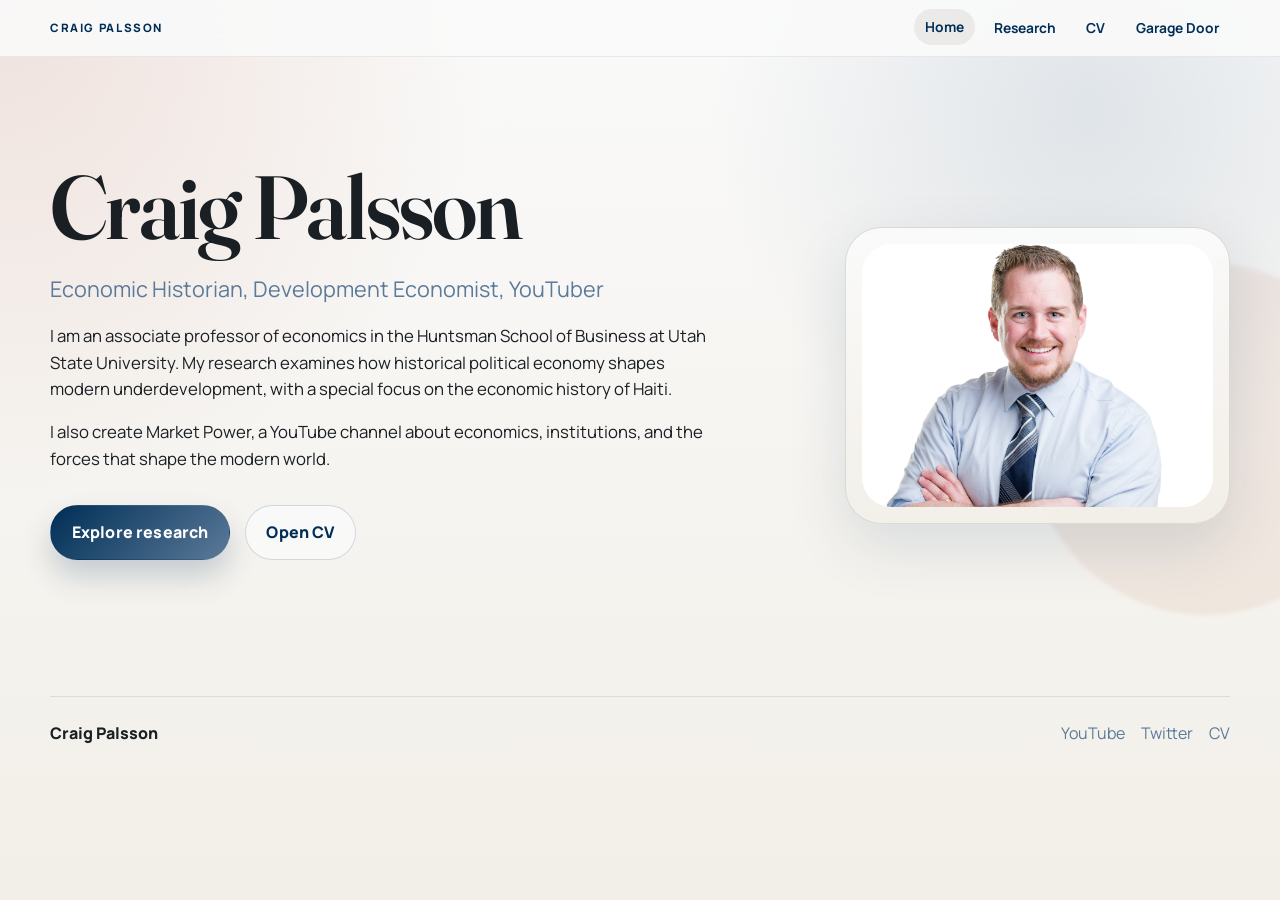
<file: index.html>
<!DOCTYPE html>
<html lang="en" data-page="home">
  <head>
    <meta charset="utf-8">
    <meta name="viewport" content="width=device-width, initial-scale=1">
    <title>Craig Palsson | Economic Historian and Development Economist</title>
    <meta
      name="description"
      content="Craig Palsson is an economic historian and development economist at Utah State University whose research focuses on Haiti, state capacity, property rights, and political economy."
    >
    <meta property="og:title" content="Craig Palsson">
    <meta
      property="og:description"
      content="Economic historian, development economist, and creator of Market Power."
    >
    <meta property="og:type" content="website">
    <meta property="og:url" content="https://www.craigpalsson.com/">
    <meta property="og:image" content="https://www.craigpalsson.com/assets/award-2023-headshot-med.jpg">
    <meta name="twitter:card" content="summary_large_image">
    <meta name="twitter:site" content="@marketpoweryt">
    <meta name="twitter:title" content="Craig Palsson">
    <meta
      name="twitter:description"
      content="Economic historian, development economist, and creator of Market Power."
    >
    <link rel="preconnect" href="https://fonts.googleapis.com">
    <link rel="preconnect" href="https://fonts.gstatic.com" crossorigin>
    <link
      href="https://fonts.googleapis.com/css2?family=Fraunces:opsz,wght@9..144,500;9..144,600;9..144,700&family=Manrope:wght@400;500;600;700;800&display=swap"
      rel="stylesheet"
    >
    <link rel="stylesheet" href="styles.css">
    <script src="site.js" defer></script>
  </head>
  <body>
    <div class="page-shell">
      <header class="site-header">
        <div class="container header-inner">
          <a class="site-mark" href="./" aria-label="Craig Palsson home">
            <span class="site-mark__eyebrow">Craig Palsson</span>
            <span class="site-mark__title">Economic History and Development</span>
          </a>
          <button class="nav-toggle" type="button" aria-expanded="false" aria-controls="site-nav">
            <span class="nav-toggle__line"></span>
            <span class="nav-toggle__line"></span>
            <span class="nav-toggle__line"></span>
            <span class="sr-only">Toggle navigation</span>
          </button>
          <nav class="site-nav" id="site-nav" aria-label="Primary">
            <a href="./" data-nav="home">Home</a>
            <a href="research/" data-nav="research">Research</a>
            <a href="assets/Craig_Palsson_CV.pdf">CV</a>
            <a href="garage-door/" data-nav="garage-door">Garage Door</a>
          </nav>
        </div>
      </header>

      <main>
        <section class="hero">
          <div class="container hero-grid">
            <div class="hero-copy">
              <h1>Craig Palsson</h1>
              <p class="hero-tagline">Economic Historian, Development Economist, YouTuber</p>
              <p class="hero-intro">
                I am an associate professor of economics in the Huntsman School of Business at Utah State
                University. My research examines how historical political economy shapes modern
                underdevelopment, with a special focus on the economic history of Haiti.
              </p>
              <p class="hero-intro">
                I also create <a href="https://www.youtube.com/MarketPowerYT">Market Power</a>, a YouTube
                channel about economics, institutions, and the forces that shape the modern world.
              </p>
              <div class="hero-actions">
                <a class="button button--primary" href="research/">Explore research</a>
                <a class="button button--ghost" href="assets/Craig_Palsson_CV.pdf">Open CV</a>
              </div>
            </div>
            <div class="hero-visual">
              <div class="portrait-frame">
                <img
                  src="assets/award-2023-headshot-med.jpg"
                  alt="Craig Palsson portrait"
                  width="4811"
                  height="3608"
                >
              </div>
            </div>
          </div>
        </section>
      </main>

      <footer class="site-footer">
        <div class="container footer-inner">
          <p>Craig Palsson</p>
          <div class="footer-links">
            <a href="https://www.youtube.com/MarketPowerYT">YouTube</a>
            <a href="https://www.twitter.com/MarketPowerYT">Twitter</a>
            <a href="assets/Craig_Palsson_CV.pdf">CV</a>
          </div>
        </div>
      </footer>
    </div>
  </body>
</html>
</file>
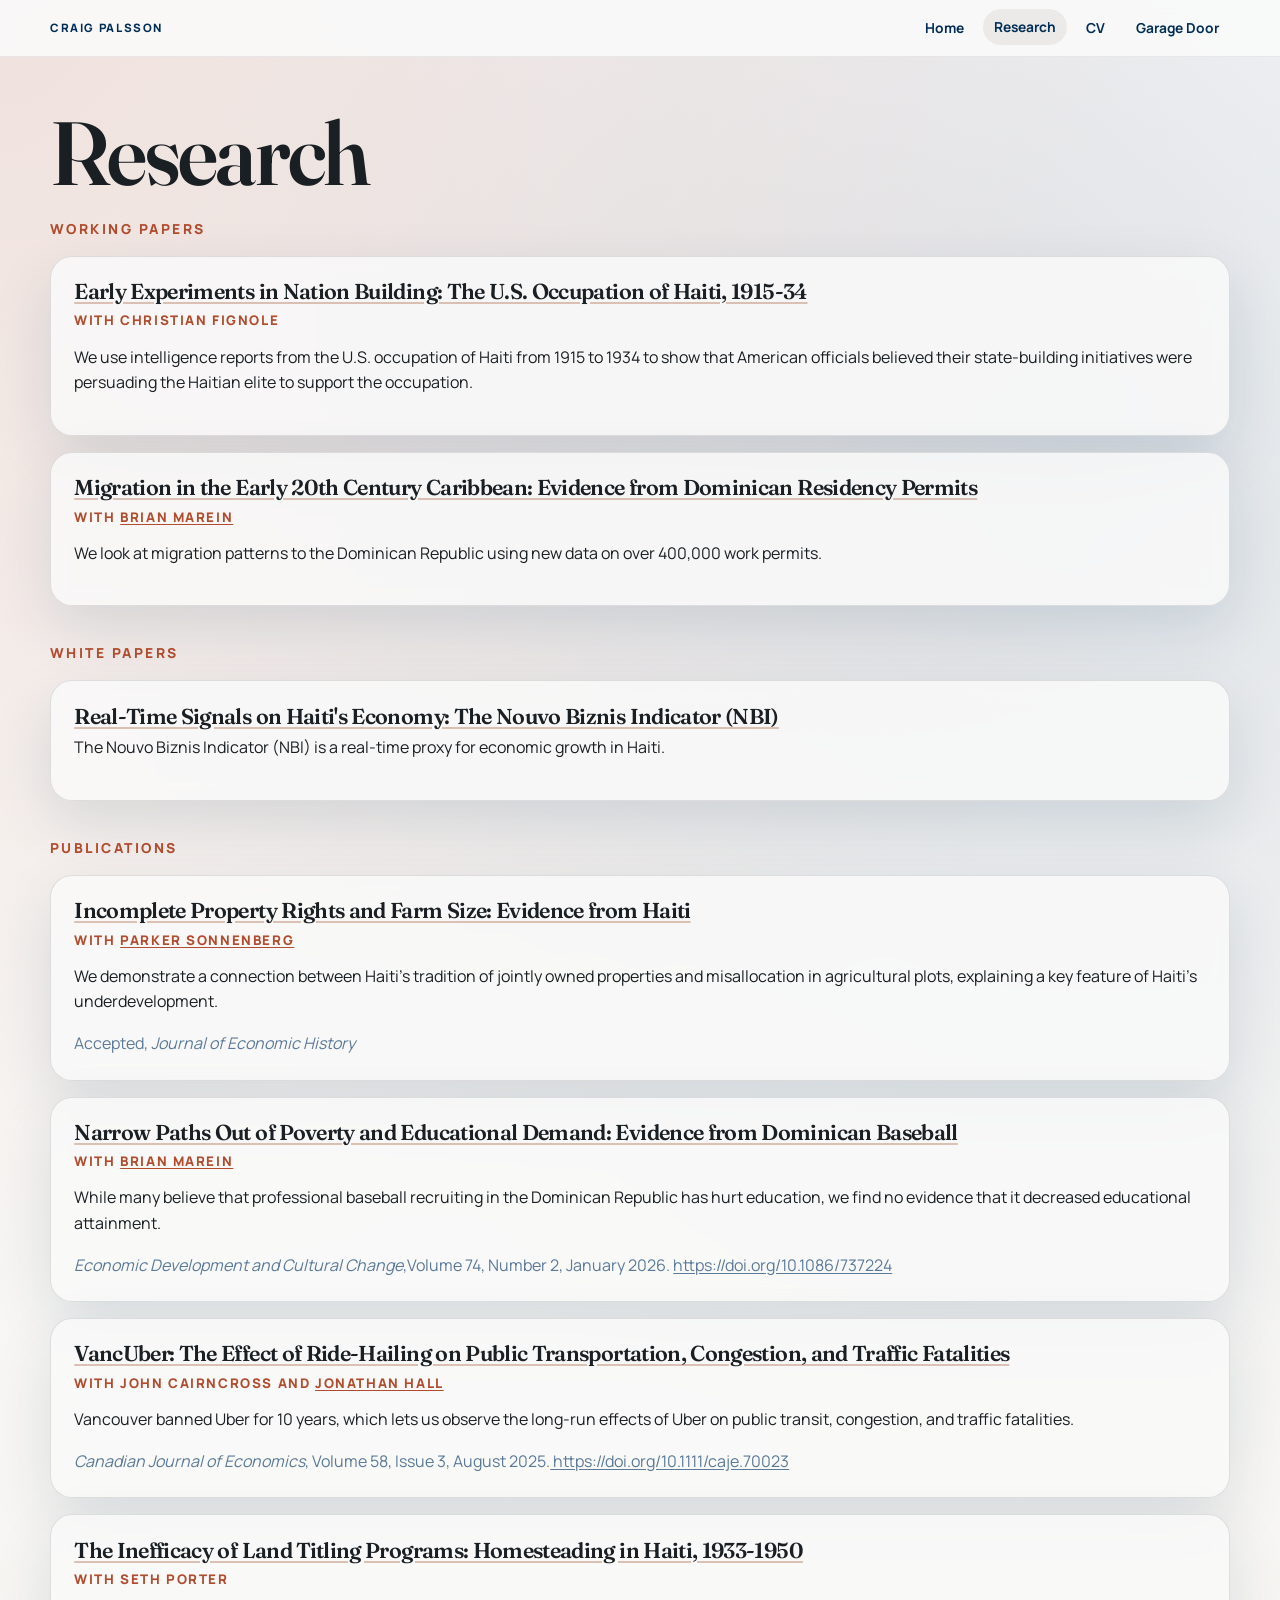
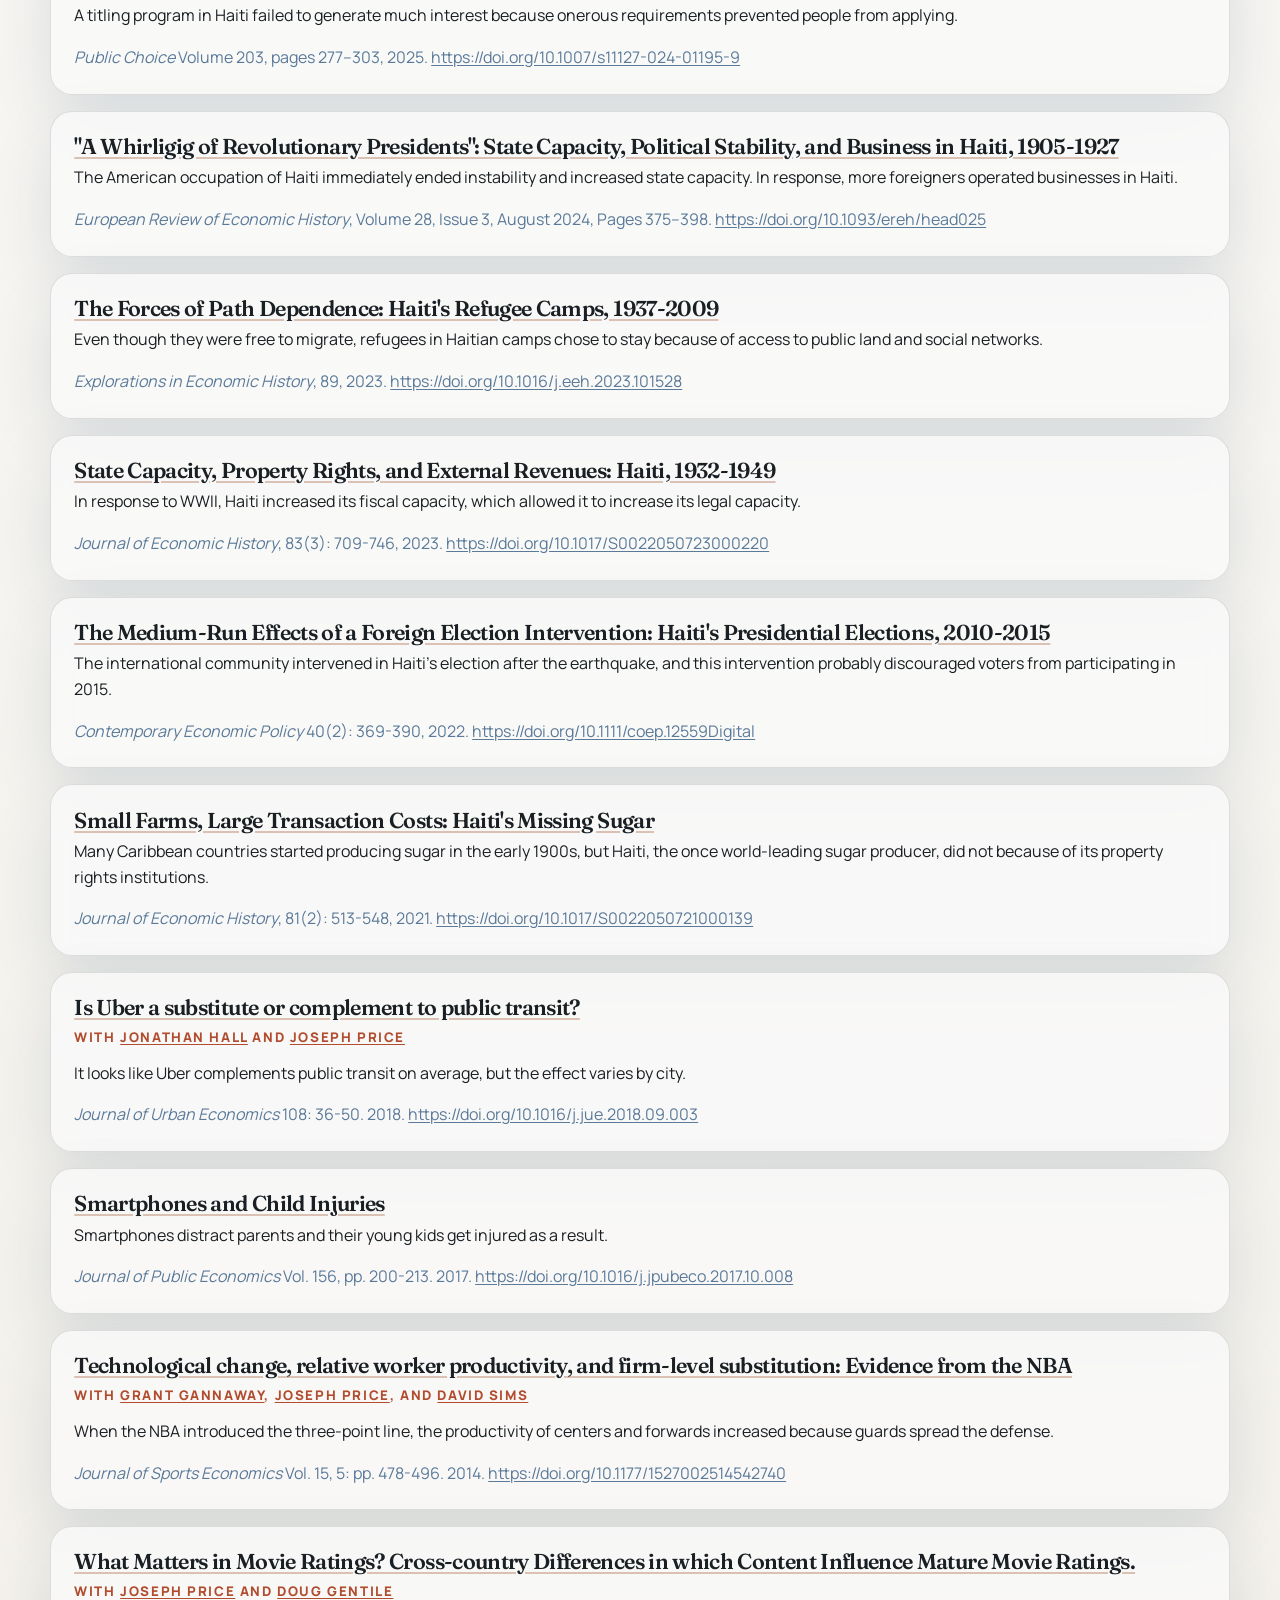
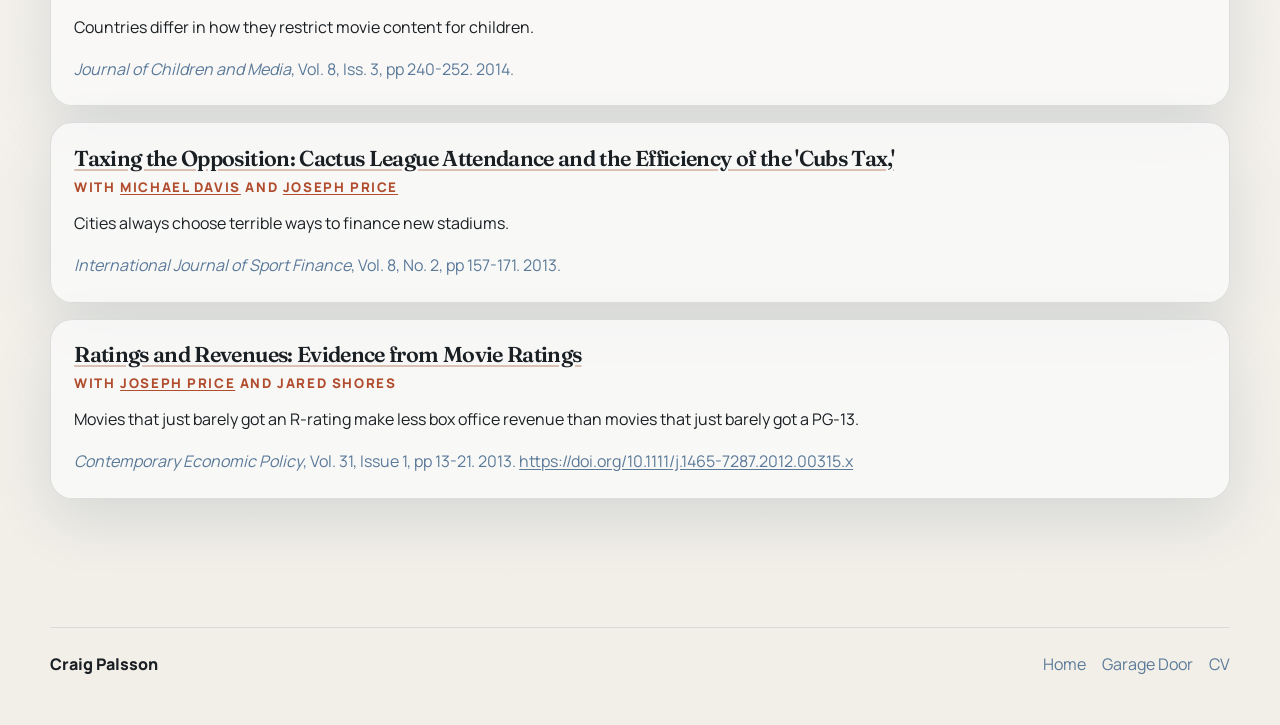
<file: research/index.html>
<!DOCTYPE html>
<html lang="en" data-page="research">
  <head>
    <meta charset="utf-8">
    <meta name="viewport" content="width=device-width, initial-scale=1">
    <title>Research | Craig Palsson</title>
    <meta
      name="description"
      content="Research by Craig Palsson on Haiti, institutions, state capacity, migration, property rights, smartphones, and transportation."
    >
    <meta property="og:title" content="Craig Palsson's Research">
    <meta
      property="og:description"
      content="Working papers, white papers, and selected publications spanning Haiti, institutions, smartphones, and transportation."
    >
    <meta property="og:type" content="website">
    <meta property="og:url" content="https://www.craigpalsson.com/research/">
    <meta property="og:image" content="https://www.craigpalsson.com/assets/award-2023-headshot-med.jpg">
    <meta name="twitter:card" content="summary_large_image">
    <meta name="twitter:site" content="@marketpoweryt">
    <meta name="twitter:title" content="Craig Palsson's Research">
    <meta
      name="twitter:description"
      content="Working papers, white papers, and publications by Craig Palsson."
    >
    <link rel="preconnect" href="https://fonts.googleapis.com">
    <link rel="preconnect" href="https://fonts.gstatic.com" crossorigin>
    <link
      href="https://fonts.googleapis.com/css2?family=Fraunces:opsz,wght@9..144,500;9..144,600;9..144,700&family=Manrope:wght@400;500;600;700;800&display=swap"
      rel="stylesheet"
    >
    <link rel="stylesheet" href="../styles.css">
    <script src="../site.js" defer></script>
  </head>
  <body>
    <div class="page-shell">
      <header class="site-header">
        <div class="container header-inner">
          <a class="site-mark" href="../" aria-label="Craig Palsson home">
            <span class="site-mark__eyebrow">Craig Palsson</span>
            <span class="site-mark__title">Economic History and Development</span>
          </a>
          <button class="nav-toggle" type="button" aria-expanded="false" aria-controls="site-nav">
            <span class="nav-toggle__line"></span>
            <span class="nav-toggle__line"></span>
            <span class="nav-toggle__line"></span>
            <span class="sr-only">Toggle navigation</span>
          </button>
          <nav class="site-nav" id="site-nav" aria-label="Primary">
            <a href="../" data-nav="home">Home</a>
            <a href="./" data-nav="research">Research</a>
            <a href="../assets/Craig_Palsson_CV.pdf">CV</a>
            <a href="../garage-door/" data-nav="garage-door">Garage Door</a>
          </nav>
        </div>
      </header>

      <main>
        <section class="section section--research-top">
          <div class="container">
            <div class="section-heading section-heading--compact">
              <h1>Research</h1>
            </div>

            <div class="section-heading section-heading--compact">
              <p class="eyebrow">Working Papers</p>
            </div>
            <div class="research-list">
              <article class="research-item">
                <h3><a href="../Palsson Fignole Occupation Support 2026 11.pdf">Early Experiments in Nation Building: The U.S. Occupation of Haiti, 1915-34</a></h3>
                <p class="research-item__meta">with Christian Fignole</p>
                <p>
                  We use intelligence reports from the U.S. occupation of Haiti from 1915 to 1934 to show that
                  American officials believed their state-building initiatives were persuading the Haitian elite
                  to support the occupation.
                </p>
              </article>
              <article class="research-item">
                <h3><a href="../marein-palsson-dominican-residency-permits.pdf">Migration in the Early 20th Century Caribbean: Evidence from Dominican Residency Permits</a></h3>
                <p class="research-item__meta">with <a href="https://sites.google.com/site/bcmarein">Brian Marein</a></p>
                <p>
                  We look at migration patterns to the Dominican Republic using new data on over 400,000 work
                  permits.
                </p>
              </article>
            </div>

            <div class="section-heading section-heading--compact section-heading--spaced">
              <p class="eyebrow">White Papers</p>
            </div>
            <div class="research-list">
              <article class="research-item">
                <h3><a href="../nouvo-biznis-indicator-2025.pdf">Real-Time Signals on Haiti's Economy: The Nouvo Biznis Indicator (NBI)</a></h3>
                <p>
                  The Nouvo Biznis Indicator (NBI) is a real-time proxy for economic growth in Haiti.
                </p>
              </article>
            </div>

            <div class="section-heading section-heading--compact section-heading--spaced">
              <p class="eyebrow">Publications</p>
            </div>
            <div class="research-list">
			<article class="research-item">
                <h3><a href="../palsson-sonnenberg-incomplete-property-rights.pdf">Incomplete Property Rights and Farm Size: Evidence from Haiti</a></h3>
                <p class="research-item__meta">with <a href="https://sites.google.com/view/parkersonnenberg">Parker Sonnenberg</a></p>
                <p>
                  We demonstrate a connection between Haiti's tradition of jointly owned properties and misallocation in agricultural plots, explaining a key feature of Haiti's underdevelopment.
                </p>
				<p class="research-item__detail">Accepted, <em>Journal of Economic History</em></p>
              </article>
              <article class="research-item">
                <h3><a href="../Marein Palsson EDCC 2025.pdf">Narrow Paths Out of Poverty and Educational Demand: Evidence from Dominican Baseball</a></h3>
                <p class="research-item__meta">with <a href="https://sites.google.com/site/bcmarein">Brian Marein</a></p>
                <p>
                  While many believe that professional baseball recruiting in the Dominican Republic has hurt
                  education, we find no evidence that it decreased educational attainment.
                </p>
                <p class="research-item__detail"><em>Economic Development and Cultural Change</em>,Volume 74, Number 2, January 2026. <a href="https://doi.org/10.1086/737224">https://doi.org/10.1086/737224</a></p>
              </article>
              <article class="research-item">
                <h3><a href="../vancouver-and-uber.pdf">VancUber: The Effect of Ride-Hailing on Public Transportation, Congestion, and Traffic Fatalities</a></h3>
                <p class="research-item__meta">with John Cairncross and <a href="https://individual.utoronto.ca/jhall/">Jonathan Hall</a></p>
                <p>
                  Vancouver banned Uber for 10 years, which lets us observe the long-run effects of Uber on
                  public transit, congestion, and traffic fatalities.
                </p>
                <p class="research-item__detail"><em>Canadian Journal of Economics</em>, Volume 58, Issue 3, August 2025.<a href=" https://doi.org/10.1111/caje.70023"> https://doi.org/10.1111/caje.70023</a></p>
              </article>
              <article class="research-item">
                <h3><a href="../palsson-porter-land-titling-2024.pdf">The Inefficacy of Land Titling Programs: Homesteading in Haiti, 1933-1950</a></h3>
                <p class="research-item__meta">with Seth Porter</p>
                <p>
                  A titling program in Haiti failed to generate much interest because onerous requirements
                  prevented people from applying.
                </p>
                <p class="research-item__detail"><em>Public Choice</em> Volume 203, pages 277–303, 2025. <a href="https://doi.org/10.1007/s11127-024-01195-9">https://doi.org/10.1007/s11127-024-01195-9</a></p>
              </article>
              <article class="research-item">
                <h3><a href="https://doi.org/10.1093/ereh/head025">"A Whirligig of Revolutionary Presidents": State Capacity, Political Stability, and Business in Haiti, 1905-1927</a></h3>
                <p>
                  The American occupation of Haiti immediately ended instability and increased state capacity.
                  In response, more foreigners operated businesses in Haiti.
                </p>
                <p class="research-item__detail"><em>European Review of Economic History</em>, Volume 28, Issue 3, August 2024, Pages 375–398. <a href="https://doi.org/10.1093/ereh/head025">https://doi.org/10.1093/ereh/head025</a></p>
              </article>
              <article class="research-item">
                <h3><a href="../palsson-refugee-camps.pdf">The Forces of Path Dependence: Haiti's Refugee Camps, 1937-2009</a></h3>
                <p>
                  Even though they were free to migrate, refugees in Haitian camps chose to stay because of
                  access to public land and social networks.
                </p>
                <p class="research-item__detail"><em>Explorations in Economic History</em>, 89, 2023. <a href="https://doi.org/10.1016/j.eeh.2023.101528">https://doi.org/10.1016/j.eeh.2023.101528</a></p>
              </article>
              <article class="research-item">
                <h3><a href="../palsson-state-capacity-2022.pdf">State Capacity, Property Rights, and External Revenues: Haiti, 1932-1949</a></h3>
                <p>
                  In response to WWII, Haiti increased its fiscal capacity, which allowed it to increase its
                  legal capacity.
                </p>
                <p class="research-item__detail"><em>Journal of Economic History</em>, 83(3): 709-746, 2023. <a href="https://doi.org/10.1017/S0022050723000220">https://doi.org/10.1017/S0022050723000220</a></p>
              </article>
              <article class="research-item">
                <h3><a href="../palsson-foreign-election-intervention-2021.pdf">The Medium-Run Effects of a Foreign Election Intervention: Haiti's Presidential Elections, 2010-2015</a></h3>
                <p>
                  The international community intervened in Haiti's election after the earthquake, and this
                  intervention probably discouraged voters from participating in 2015.
                </p>
                <p class="research-item__detail"><em>Contemporary Economic Policy</em> 40(2): 369-390, 2022. <a href=" https://doi.org/10.1111/coep.12559Digital"> https://doi.org/10.1111/coep.12559Digital</a></p>
              </article>
              <article class="research-item">
                <h3><a href="../palsson-missing-sugar-2021.pdf">Small Farms, Large Transaction Costs: Haiti's Missing Sugar</a></h3>
                <p>
                  Many Caribbean countries started producing sugar in the early 1900s, but Haiti, the once
                  world-leading sugar producer, did not because of its property rights institutions.
                </p>
                <p class="research-item__detail"><em>Journal of Economic History</em>, 81(2): 513-548, 2021. <a href="https://doi.org/10.1017/S0022050721000139">https://doi.org/10.1017/S0022050721000139</a></p>
              </article>
              <article class="research-item">
                <h3><a href="../hall-palsson-price-uber-transit-2018.pdf">Is Uber a substitute or complement to public transit?</a></h3>
                <p class="research-item__meta">with <a href="https://individual.utoronto.ca/jhall/">Jonathan Hall</a> and <a href="https://economics.byu.edu/directory/joseph-p-price">Joseph Price</a></p>
                <p>
                  It looks like Uber complements public transit on average, but the effect varies by city.
                </p>
                <p class="research-item__detail"><em>Journal of Urban Economics</em> 108: 36-50. 2018. <a href="https://doi.org/10.1016/j.jue.2018.09.003">https://doi.org/10.1016/j.jue.2018.09.003</a></p>
              </article>
              <article class="research-item">
                <h3><a href="../palsson-smartphones-child-injuries-2017.pdf">Smartphones and Child Injuries</a></h3>
                <p>
                  Smartphones distract parents and their young kids get injured as a result.
                </p>
                <p class="research-item__detail"><em>Journal of Public Economics</em> Vol. 156, pp. 200-213. 2017. <a href="https://doi.org/10.1016/j.jpubeco.2017.10.008">https://doi.org/10.1016/j.jpubeco.2017.10.008</a></p>
              </article>
              <article class="research-item">
                <h3><a href="../gannaway-palsson-price-sims-nba-2014.pdf">Technological change, relative worker productivity, and firm-level substitution: Evidence from the NBA</a></h3>
                <p class="research-item__meta">with <a href="https://sites.google.com/site/grantgannaway/">Grant Gannaway</a>, <a href="https://economics.byu.edu/directory/joseph-p-price">Joseph Price</a>, and <a href="https://economics.byu.edu/directory/david-p-sims">David Sims</a></p>
                <p>
                  When the NBA introduced the three-point line, the productivity of centers and forwards
                  increased because guards spread the defense.
                </p>
                <p class="research-item__detail"><em>Journal of Sports Economics</em> Vol. 15, 5: pp. 478-496. 2014. <a href="https://doi.org/10.1177/1527002514542740">https://doi.org/10.1177/1527002514542740</a></p>
              </article>
              <article class="research-item">
                <h3><a href="../price-palsson-gentile-movie-ratings-2014.pdf">What Matters in Movie Ratings? Cross-country Differences in which Content Influence Mature Movie Ratings.</a></h3>
                <p class="research-item__meta">with <a href="https://economics.byu.edu/directory/joseph-p-price">Joseph Price</a> and <a href="https://drdouglas.org/">Doug Gentile</a></p>
                <p>
                  Countries differ in how they restrict movie content for children.
                </p>
                <p class="research-item__detail"><em>Journal of Children and Media</em>, Vol. 8, Iss. 3, pp 240-252. 2014.</p>
              </article>
              <article class="research-item">
                <h3><a href="../davis-palsson-price-cubs-tax-2013.pdf">Taxing the Opposition: Cactus League Attendance and the Efficiency of the 'Cubs Tax,'</a></h3>
                <p class="research-item__meta">with <a href="https://people.mst.edu/~mdavis/">Michael Davis</a> and <a href="https://economics.byu.edu/directory/joseph-p-price">Joseph Price</a></p>
                <p>
                  Cities always choose terrible ways to finance new stadiums.
                </p>
                <p class="research-item__detail"><em>International Journal of Sport Finance</em>, Vol. 8, No. 2, pp 157-171. 2013.</p>
              </article>
              <article class="research-item">
                <h3><a href="../palsson-price-shores-ratings-revenues-2012.pdf">Ratings and Revenues: Evidence from Movie Ratings</a></h3>
                <p class="research-item__meta">with <a href="https://economics.byu.edu/directory/joseph-p-price">Joseph Price</a> and Jared Shores</p>
                <p>
                  Movies that just barely got an R-rating make less box office revenue than movies that just
                  barely got a PG-13.
                </p>
                <p class="research-item__detail"><em>Contemporary Economic Policy</em>, Vol. 31, Issue 1, pp 13-21. 2013. <a href=" https://doi.org/10.1111/j.1465-7287.2012.00315.x"> https://doi.org/10.1111/j.1465-7287.2012.00315.x</a></p>
              </article>
            </div>
          </div>
        </section>
      </main>

      <footer class="site-footer">
        <div class="container footer-inner">
          <p>Craig Palsson</p>
          <div class="footer-links">
            <a href="../">Home</a>
            <a href="../garage-door/">Garage Door</a>
            <a href="../assets/Craig_Palsson_CV.pdf">CV</a>
          </div>
        </div>
      </footer>
    </div>
  </body>
</html>
</file>
<file: styles.css>
:root {
  --bg: #f2efe8;
  --paper: rgba(250, 250, 250, 0.84);
  --paper-strong: #fafafa;
  --ink: #1a1f23;
  --muted: #5b7a99;
  --line: rgba(26, 31, 35, 0.12);
  --accent: #b14d2e;
  --accent-deep: #8d3d24;
  --accent-soft: rgba(177, 77, 46, 0.12);
  --primary-blue: #002e56;
  --secondary-blue: #5b7a99;
  --neutral-light: #fafafa;
  --neutral-medium: #d2cfc9;
  --shadow: 0 22px 60px rgba(0, 46, 86, 0.12);
  --radius-lg: 30px;
  --radius-md: 22px;
  --radius-sm: 14px;
  --container: min(1180px, calc(100vw - 2rem));
}

*,
*::before,
*::after {
  box-sizing: border-box;
}

html {
  scroll-behavior: smooth;
}

body {
  margin: 0;
  color: var(--ink);
  background:
    radial-gradient(circle at top left, rgba(177, 77, 46, 0.14), transparent 32%),
    radial-gradient(circle at 85% 12%, rgba(91, 122, 153, 0.16), transparent 28%),
    linear-gradient(180deg, #fafafa 0%, var(--bg) 100%);
  font-family: "Manrope", "Avenir Next", "Segoe UI", sans-serif;
  line-height: 1.6;
}

img {
  display: block;
  max-width: 100%;
}

a {
  color: inherit;
  text-decoration: none;
}

p {
  margin: 0 0 1rem;
}

h1,
h2,
h3 {
  margin: 0 0 1rem;
  font-family: "Fraunces", "Iowan Old Style", "Baskerville", serif;
  font-weight: 600;
  letter-spacing: -0.03em;
  line-height: 1.08;
}

h1 {
  font-size: clamp(3rem, 7vw, 5.6rem);
}

h2 {
  font-size: clamp(2rem, 4vw, 3rem);
}

h3 {
  font-size: clamp(1.25rem, 2vw, 1.7rem);
}

.sr-only {
  position: absolute;
  width: 1px;
  height: 1px;
  padding: 0;
  margin: -1px;
  overflow: hidden;
  clip: rect(0, 0, 0, 0);
  white-space: nowrap;
  border: 0;
}

.container {
  width: var(--container);
  margin: 0 auto;
}

.page-shell {
  min-height: 100vh;
}

.site-header {
  position: sticky;
  top: 0;
  z-index: 20;
  backdrop-filter: blur(18px);
  background: rgba(250, 250, 250, 0.9);
  border-bottom: 1px solid rgba(26, 31, 35, 0.08);
}

.header-inner {
  display: flex;
  align-items: center;
  justify-content: space-between;
  gap: 1.25rem;
  min-height: 3.5rem;
}

.site-mark {
  display: inline-flex;
  flex-direction: column;
}

.site-mark__eyebrow {
  font-size: 0.72rem;
  font-weight: 800;
  text-transform: uppercase;
  letter-spacing: 0.14em;
  color: var(--primary-blue);
}

.site-mark__title {
  display: none;
  font-size: 0.98rem;
  color: var(--secondary-blue);
}

.site-nav {
  display: flex;
  align-items: center;
  gap: 0.5rem;
  flex-wrap: wrap;
  justify-content: flex-end;
}

.site-nav a {
  padding: 0.45rem 0.7rem;
  border-radius: 999px;
  color: var(--primary-blue);
  font-size: 0.86rem;
  font-weight: 700;
  transition: background-color 160ms ease, color 160ms ease, transform 160ms ease;
}

.site-nav a:hover,
.site-nav a:focus-visible,
.site-nav a.is-active {
  color: var(--primary-blue);
  background: rgba(210, 207, 201, 0.36);
  transform: translateY(-1px);
}

.nav-toggle {
  display: none;
  width: 3rem;
  height: 3rem;
  padding: 0.75rem;
  border: 0;
  border-radius: 999px;
  background: rgba(210, 207, 201, 0.36);
  cursor: pointer;
}

.nav-toggle__line {
  display: block;
  width: 100%;
  height: 2px;
  margin: 0.22rem 0;
  background: var(--primary-blue);
}

.hero,
.page-hero {
  position: relative;
  overflow: clip;
}

.hero::before,
.page-hero::before {
  content: "";
  position: absolute;
  inset: auto -8% 8% auto;
  width: 22rem;
  height: 22rem;
  border-radius: 50%;
  background: rgba(177, 77, 46, 0.08);
  filter: blur(2px);
}

.hero-grid,
.split-grid,
.page-hero__content {
  position: relative;
  z-index: 1;
}

.hero {
  padding: clamp(4rem, 8vw, 7rem) 0 4.5rem;
}

.hero-grid {
  display: grid;
  grid-template-columns: minmax(0, 1.35fr) minmax(260px, 0.7fr);
  gap: clamp(2rem, 4vw, 4rem);
  align-items: center;
}

.eyebrow {
  margin-bottom: 0.85rem;
  color: var(--accent);
  font-size: 0.86rem;
  font-weight: 800;
  letter-spacing: 0.18em;
  text-transform: uppercase;
}

.hero-tagline,
.page-hero__lede,
.section-copy {
  font-size: clamp(1.1rem, 2vw, 1.35rem);
  color: var(--secondary-blue);
}

.hero-intro {
  max-width: 41rem;
  font-size: 1.05rem;
}

.hero-actions {
  display: flex;
  flex-wrap: wrap;
  gap: 0.9rem;
  margin: 2rem 0;
}

.button {
  display: inline-flex;
  align-items: center;
  justify-content: center;
  min-height: 3.25rem;
  padding: 0.85rem 1.3rem;
  border-radius: 999px;
  border: 1px solid transparent;
  font-weight: 800;
  letter-spacing: 0.01em;
  transition: transform 160ms ease, box-shadow 160ms ease, background-color 160ms ease;
}

.button:hover,
.button:focus-visible {
  transform: translateY(-2px);
}

.button--primary {
  color: #fff;
  background: linear-gradient(135deg, var(--primary-blue) 0%, var(--secondary-blue) 100%);
  box-shadow: 0 16px 30px rgba(0, 46, 86, 0.2);
}

.button--ghost {
  color: var(--primary-blue);
  border-color: rgba(0, 46, 86, 0.16);
  background: rgba(250, 250, 250, 0.82);
}

.research-item__meta,
.callout__eyebrow {
  font-size: 0.83rem;
  font-weight: 800;
  letter-spacing: 0.12em;
  text-transform: uppercase;
  color: var(--accent);
}

.hero-visual {
  position: relative;
  width: 100%;
  max-width: 29rem;
  justify-self: center;
  animation: rise-in 700ms ease 80ms both;
}

.hero-copy,
.page-hero__content,
.section-heading,
.prose-card {
  animation: rise-in 650ms ease both;
}

.portrait-frame,
.photo-panel {
  padding: 1rem;
  border-radius: calc(var(--radius-lg) + 6px);
  background: linear-gradient(180deg, rgba(250, 250, 250, 0.96), rgba(242, 239, 232, 0.88));
  border: 1px solid rgba(210, 207, 201, 0.75);
  box-shadow: var(--shadow);
}

.portrait-frame {
  width: min(100%, 29rem);
  margin-inline: auto;
}

.portrait-frame img,
.photo-panel img {
  display: block;
  width: 100%;
  height: auto;
  border-radius: var(--radius-lg);
  object-position: center top;
  background: #fff;
}

.portrait-frame img {
  aspect-ratio: auto;
  max-height: min(72vh, 34rem);
  object-fit: contain;
}

.photo-panel img {
  aspect-ratio: auto;
  max-height: none;
  object-fit: cover;
}

.callout {
  margin-top: 1.2rem;
  padding: 1.2rem 1.25rem;
  border: 1px solid var(--line);
  border-radius: var(--radius-md);
  background: rgba(250, 250, 250, 0.86);
  box-shadow: var(--shadow);
}

.section {
  padding: clamp(3.5rem, 8vw, 6rem) 0;
}

.section--tint {
  background: linear-gradient(180deg, rgba(250, 250, 250, 0.42), rgba(250, 250, 250, 0.62));
  border-top: 1px solid rgba(26, 31, 35, 0.05);
  border-bottom: 1px solid rgba(26, 31, 35, 0.05);
}

.section-heading {
  margin-bottom: 2rem;
}

.section-heading--compact {
  margin-bottom: 1rem;
}

.section-heading--spaced {
  margin-top: 2.25rem;
}

.section-heading--left {
  margin-bottom: 1rem;
}

.card-grid {
  display: grid;
  gap: 1.25rem;
  grid-template-columns: repeat(3, minmax(0, 1fr));
}

.card-grid--three {
  grid-template-columns: repeat(3, minmax(0, 1fr));
}

.info-card,
.prose-card,
.research-item {
  padding: 1.45rem;
  border-radius: var(--radius-md);
  border: 1px solid var(--line);
  background: var(--paper);
  backdrop-filter: blur(10px);
  box-shadow: var(--shadow);
}

.info-card--accent {
  background: linear-gradient(180deg, rgba(91, 122, 153, 0.14), rgba(250, 250, 250, 0.84));
}

.split-grid {
  display: grid;
  gap: 1.4rem;
  grid-template-columns: minmax(0, 1fr) minmax(280px, 0.9fr);
  align-items: start;
}

.split-grid--wide {
  grid-template-columns: minmax(0, 1.2fr) minmax(280px, 0.8fr);
}

.stack {
  display: grid;
  gap: 1rem;
}

.feature-link {
  display: grid;
  gap: 0.25rem;
  padding: 1.2rem 1.25rem;
  border-radius: var(--radius-md);
  border: 1px solid var(--line);
  background: rgba(250, 250, 250, 0.82);
  box-shadow: var(--shadow);
  transition: transform 160ms ease, border-color 160ms ease;
}

.feature-link:hover,
.feature-link:focus-visible {
  transform: translateY(-2px);
  border-color: rgba(177, 77, 46, 0.42);
}

.feature-link__title {
  font-family: "Fraunces", "Iowan Old Style", "Baskerville", serif;
  font-size: 1.35rem;
}

.feature-link__text,
.text-link {
  color: var(--secondary-blue);
}

.text-link {
  font-weight: 800;
}

.page-hero {
  padding: clamp(4rem, 9vw, 6rem) 0 2rem;
}

.page-hero__content {
  max-width: 52rem;
}

.page-hero--research {
  background:
    radial-gradient(circle at 90% 20%, rgba(91, 122, 153, 0.16), transparent 26%),
    linear-gradient(180deg, rgba(250, 250, 250, 0.36), rgba(250, 250, 250, 0));
}

.page-hero--me {
  background:
    radial-gradient(circle at 10% 10%, rgba(177, 77, 46, 0.14), transparent 24%),
    linear-gradient(180deg, rgba(250, 250, 250, 0.36), rgba(250, 250, 250, 0));
}

.page-hero--garage {
  background:
    radial-gradient(circle at 80% 18%, rgba(177, 77, 46, 0.12), transparent 28%),
    linear-gradient(180deg, rgba(250, 250, 250, 0.36), rgba(250, 250, 250, 0));
}

.card-grid--two {
  grid-template-columns: repeat(2, minmax(0, 1fr));
}

.section--garage-door {
  padding-top: clamp(2.5rem, 5vw, 4rem);
}

.garage-story {
  max-width: 54rem;
  margin-inline: auto;
}

.garage-story h1 {
  max-width: 46rem;
  font-size: clamp(2.5rem, 5vw, 4.5rem);
}

.garage-story p {
  font-size: clamp(1.05rem, 1.6vw, 1.22rem);
}

.garage-links {
  display: flex;
  flex-wrap: wrap;
  gap: 0.8rem;
  margin: 1rem 0 1.6rem;
}

.story-photo {
  margin: 1.6rem 0 2rem;
  padding: 0;
}

.story-photo img {
  width: 100%;
  height: auto;
  max-height: 46rem;
  border-radius: var(--radius-md);
  border: 1px solid rgba(210, 207, 201, 0.75);
  box-shadow: var(--shadow);
  object-fit: cover;
  object-position: center;
}

.story-photo--wide img {
  max-height: none;
}

.research-list {
  display: grid;
  gap: 1rem;
}

.section--research-top {
  padding-top: clamp(2rem, 4vw, 3rem);
}

.research-item h3 {
  margin-bottom: 0.45rem;
  font-size: 1.35rem;
}

.research-item h3 a {
  text-decoration: underline;
  text-decoration-color: rgba(163, 92, 55, 0.35);
  text-underline-offset: 0.16em;
}

.research-item h3 a:hover,
.research-item h3 a:focus-visible {
  color: var(--primary-blue);
  text-decoration-color: currentColor;
}

.research-item__meta {
  margin-bottom: 0.8rem;
}

.research-item__meta a,
.research-item__detail a {
  text-decoration: underline;
  text-underline-offset: 0.14em;
}

.research-item__detail {
  margin-bottom: 0;
  color: var(--secondary-blue);
}

.research-item--compact {
  margin-top: 1rem;
}

.prose-card {
  padding: 2rem;
  font-size: 1.06rem;
}

.site-footer {
  padding: 2rem 0 3rem;
}

.footer-inner {
  display: flex;
  justify-content: space-between;
  gap: 1rem;
  align-items: center;
  padding-top: 1.5rem;
  border-top: 1px solid rgba(30, 36, 48, 0.1);
}

.footer-inner p {
  margin: 0;
  font-weight: 800;
}

.footer-links {
  display: flex;
  flex-wrap: wrap;
  gap: 1rem;
  color: var(--secondary-blue);
}

@keyframes rise-in {
  from {
    opacity: 0;
    transform: translateY(16px);
  }
  to {
    opacity: 1;
    transform: translateY(0);
  }
}

@media (max-width: 980px) {
  .hero-grid,
  .split-grid,
  .split-grid--wide,
  .card-grid,
  .card-grid--two,
  .card-grid--three {
    grid-template-columns: 1fr;
  }

  .nav-toggle {
    display: inline-block;
  }

  .site-nav {
    position: absolute;
    left: 1rem;
    right: 1rem;
    top: calc(100% + 0.6rem);
    display: none;
    flex-direction: column;
    align-items: stretch;
    padding: 1rem;
    border: 1px solid var(--line);
    border-radius: 1.1rem;
    background: rgba(250, 250, 250, 0.97);
    box-shadow: var(--shadow);
  }

  .site-nav.is-open {
    display: flex;
  }

  .site-nav a {
    width: 100%;
  }

  .footer-inner {
    flex-direction: column;
    align-items: flex-start;
  }

  .hero-visual {
    max-width: 34rem;
  }

  .portrait-frame {
    width: min(100%, 34rem);
  }

  .portrait-frame img {
    width: 100%;
    max-height: none;
  }
}

@media (max-width: 640px) {
  .hero {
    padding-top: 3rem;
  }

  .hero-actions,
  .footer-links {
    width: 100%;
  }

  .button {
    width: 100%;
  }
}
</file>
